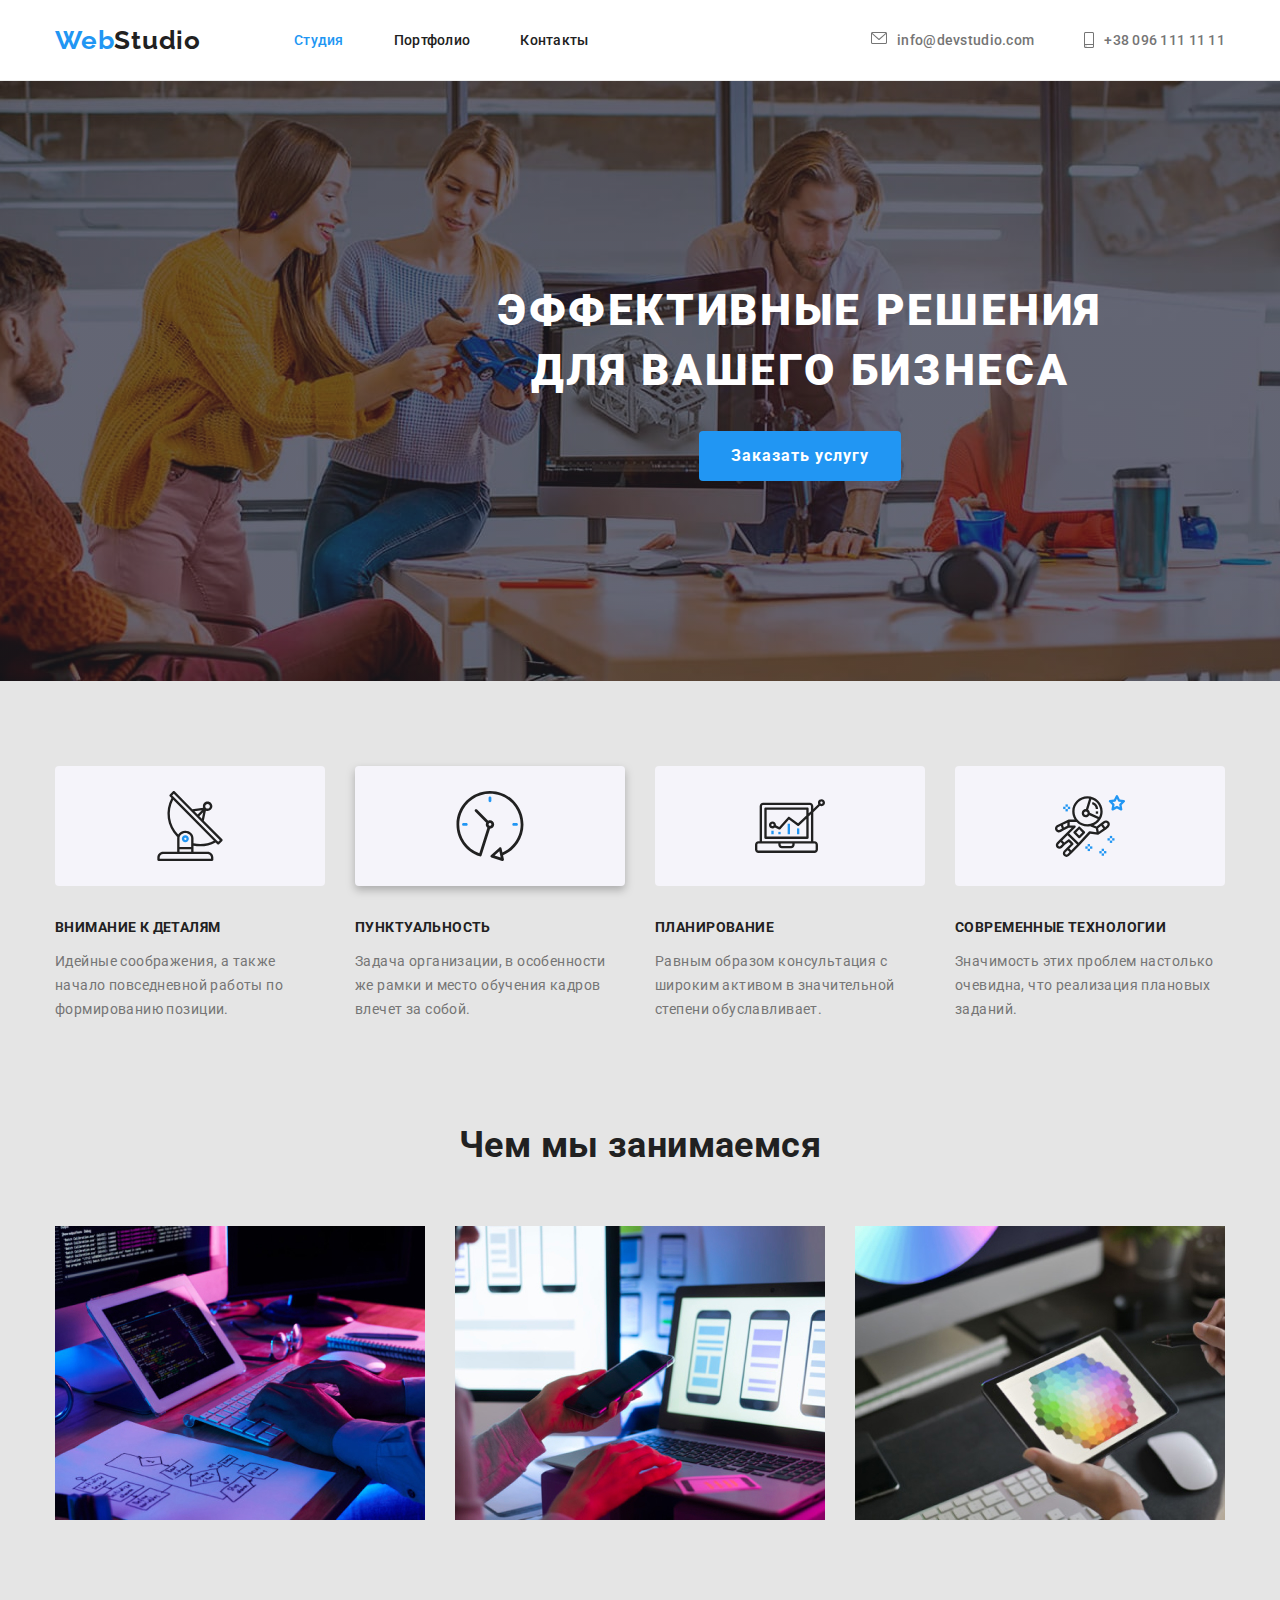
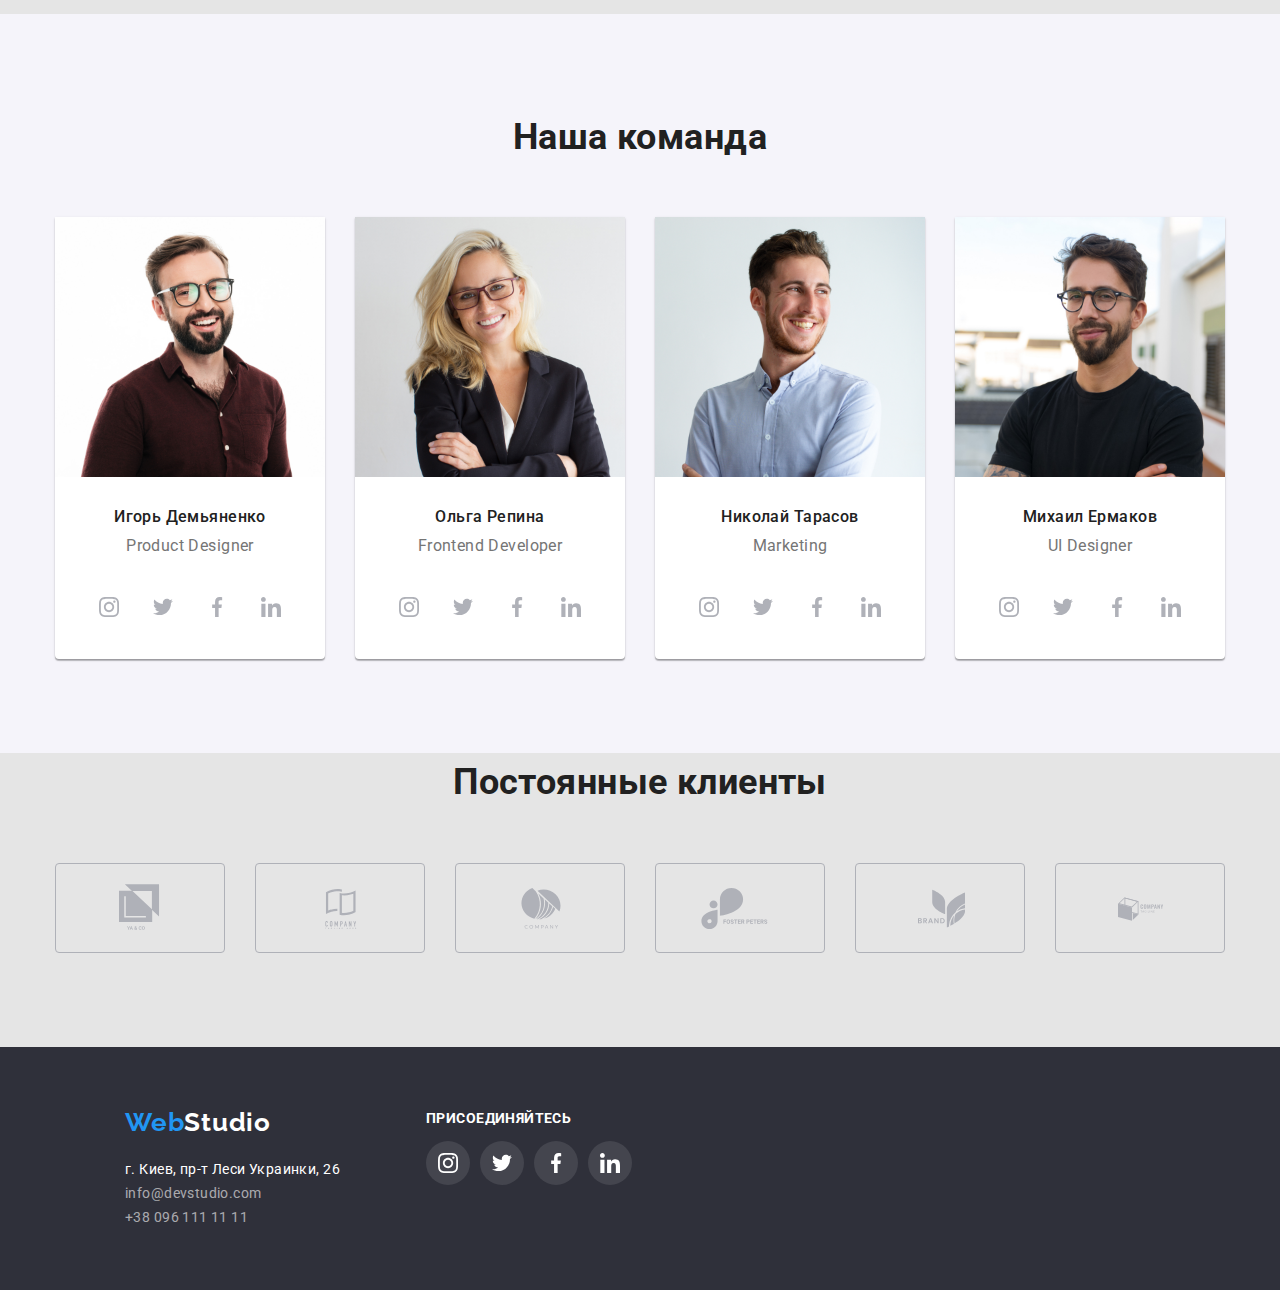
<file: index.html>
<!DOCTYPE html>
<html lang="ru">
    <head>
        <meta charset="UTF-8" />
        <meta name="viewport" content="width=device-width, initial-scale=1.0" />
        <title>WebStudio</title>
        <link href="https://fonts.googleapis.com/css2?family=Roboto:wght@400;500;700;900&display=swap" rel="stylesheet">
        <link rel="stylesheet" href="https://cdnjs.cloudflare.com/ajax/libs/modern-normalize/1.0.0/modern-normalize.css">
        <link rel="stylesheet" href="./css/styles.css">
      </head>

     <body>
        <header class="bg-color-white">
            <div class="container header-container">
                <a href="./index.html" class="logo logo-color-header heder-logo">
                    <span class="logo-color">Web</span>Studio
                </a>
                <nav class="navigation">
                    <ul class="list menu">
                            <li class="menu-item"> 
                                <a href="./index.html" class="link menu-link current">Студия</a>
                        </li>
                            <li class="menu-item"> 
                                <a href="./portfolio.html" class="link menu-link ">Портфолио</a>
                        </li>
                            <li class="menu-item"> 
                                <a href="" class="link menu-link">Контакты</a>
                        </li>
                    </ul>  
                </nav>
            
    
                    <ul class="list menu">
                        <li class="menu-item">
                            <a href="mailto:info@devstudio.com" class="link menu-link contacts mail">info@devstudio.com</a>
                        </li>
                        <li class="menu-item">
                            <a href="tel:+380961111111" class="link menu-link contacts tel">+38 096 111 11 11</a>
                        </li>
                     </ul>
            </div>
        </header>
    
    <main>
        
        <div>
        <section class="bg-color-dark">
            <div class="overlay">
                <div class="container hero-content">
                <h1 class="page-title">Эффективные решения для вашего бизнеса</h1>
                    <button class="btn btn-studia" type="button">
                            Заказать услугу
                    </button>
                </div>
            </div>
        </section>
    </div>
        

            
    
       <section class="section">
            <div class="container">
                <h2 class="visually-hidden">Наши преимущества</h2>
                <ul class="list benefits flexbox">
                    <li class="content-box image-1 bgimage">
                        <h3 class="section-title-caps">Внимание к деталям</h3>
                        <p>Идейные соображения, а также начало повседневной работы по формированию позиции.</p>
                    </li>
                    <li class="content-box image-2 bgimage">
                        <h3 class="section-title-caps">Пунктуальность</h3>
                        <p>Задача организации, в особенности же рамки и место обучения кадров влечет за собой.</p>
                    </li>
                    <li class="content-box image-3 bgimage">
                        <h3 class="section-title-caps">Планирование</h3>
                        <p>Равным образом консультация с широким активом в значительной степени обуславливает.</p>
                    </li>
                    <li class="content-box image-4 bgimage">
                        <h3 class="section-title-caps">Современные технологии</h3>
                        <p>Значимость этих проблем настолько очевидна, что реализация плановых заданий.</p>
                    </li>
                </ul>
           </div>
        </section>
    
        <section class="section">
            <div class="container">
                <h2 class="section-title">Чем мы занимаемся</h2>
                <ul class="list flexbox">
                    <li class="fleximg"><img src="./images/work_1.jpg" alt="разработка сайтов" width="370"></li>    
                    <li class="fleximg"><img src="./images/work_2.jpg" alt="разработка телефонных приложений" width="370"></li>
                    <li class="fleximg"><img src="./images/work_3.jpg" alt="дизайн" width="370"></li>
                </ul> 
            </div>
        </section>
    
        <section class="section bg-color-blu">
            <div class="container">
                <h2 class="section-title">Наша команда</h2>
                <ul class="list flexbox">
                    <li class="content-box command"><img src="./images/product_designer.jpg" alt="Игорь Демьяненко Product Designer" width="270"/>
                        <h3 class="section-title-mini workers-text">Игорь Демьяненко</h3>
                        <p lang="en" class="paragraf">Product Designer</p>
                        <ul class="list social-icons">
                            <li class="social-icons-item"><a class="social-icons-linc" href="">
                                 <svg class="social-icon-svg">
                                    <use href="./images/symbol-defs.svg#icon-instagram-1"></use>
                                 </svg>
                                </a>
                            </li>
                            <li class="social-icons-item"><a class="social-icons-linc" href="">
                                <svg class="social-icon-svg">
                                    <use href="./images/symbol-defs.svg#icon-twitter-1"></use>
                            
                                 </svg>
                                </a>
                            </li>
                            <li class=" social-icons-item"><a class="social-icons-linc" href="">
                                <svg class="social-icon-svg">
                                    <use href="./images/symbol-defs.svg#icon-facebook-1"></use>
                            
                                 </svg>
                                </a>
                            </li>
                            <li class="social-icons-item"><a class="social-icons-linc" href="">
                                <svg class="social-icon-svg">
                                    <use href="./images/symbol-defs.svg#icon-linkedin-1"></use>
                            
                                 </svg>
                                </a>
                            </li>
                        </ul>
            
                        
                    </li>
                    <li class="content-box command"><img src="./images/frontend_developer.jpg" alt="Ольга Репина Frontend Developer" width="270"/>
                        <h3 class="section-title-mini workers-text">Ольга Репина</h3>
                        <p lang="en" class="paragraf">Frontend Developer</p>
                        <ul class="list social-icons">
                            <li class="social-icons-item"><a class="social-icons-linc" href="">
                                 <svg class="social-icon-svg">
                                    <use href="./images/symbol-defs.svg#icon-instagram-1"></use>
                                 </svg>
                                </a>
                            </li>
                            <li class="social-icons-item"><a class="social-icons-linc" href="">
                                <svg class="social-icon-svg">
                                    <use href="./images/symbol-defs.svg#icon-twitter-1"></use>
                            
                                 </svg>
                                </a>
                            </li>
                            <li class=" social-icons-item"><a class="social-icons-linc" href="">
                                <svg class="social-icon-svg">
                                    <use href="./images/symbol-defs.svg#icon-facebook-1"></use>
                            
                                 </svg>
                                </a>
                            </li>
                            <li class="social-icons-item"><a class="social-icons-linc" href="">
                                <svg class="social-icon-svg">
                                    <use href="./images/symbol-defs.svg#icon-linkedin-1"></use>
                            
                                 </svg>
                                </a>
                            </li>
                        </ul>
                    </li>
                    <li class="content-box command"><img src="./images/marketing.jpg" alt="Николай Тарасов Marketing" width="270"/>
                        <h3 class="section-title-mini workers-text">Николай Тарасов</h3>
                        <p lang="en" class="paragraf">Marketing</p>
                        <ul class="list social-icons">
                            <li class="social-icons-item"><a class="social-icons-linc" href="">
                                 <svg class="social-icon-svg">
                                    <use href="./images/symbol-defs.svg#icon-instagram-1"></use>
                                 </svg>
                                </a>
                            </li>
                            <li class="social-icons-item"><a class="social-icons-linc" href="">
                                <svg class="social-icon-svg">
                                    <use href="./images/symbol-defs.svg#icon-twitter-1"></use>
                            
                                 </svg>
                                </a>
                            </li>
                            <li class=" social-icons-item"><a class="social-icons-linc" href="">
                                <svg class="social-icon-svg">
                                    <use href="./images/symbol-defs.svg#icon-facebook-1"></use>
                            
                                 </svg>
                                </a>
                            </li>
                            <li class="social-icons-item"><a class="social-icons-linc" href="">
                                <svg class="social-icon-svg">
                                    <use href="./images/symbol-defs.svg#icon-linkedin-1"></use>
                            
                                 </svg>
                                </a>
                            </li>
                        </ul>
                    </li>
                    <li class="content-box command"><img src="./images/uidesigner.jpg" alt="Михаил Ермаков UI Designer" width="270"/>
                        <h3 class="section-title-mini workers-text">Михаил Ермаков</h3>
                        <p lang="en" class="paragraf">UI Designer</p>
                        <ul class="list social-icons">
                            <li class="social-icons-item"><a class="social-icons-linc" href="">
                                 <svg class="social-icon-svg">
                                    <use href="./images/symbol-defs.svg#icon-instagram-1"></use>
                                 </svg>
                                </a>
                            </li>
                            <li class="social-icons-item"><a class="social-icons-linc" href="">
                                <svg class="social-icon-svg">
                                    <use href="./images/symbol-defs.svg#icon-twitter-1"></use>
                            
                                 </svg>
                                </a>
                            </li>
                            <li class="social-icons-item"><a class="social-icons-linc" href="">
                                <svg class="social-icon-svg">
                                    <use href="./images/symbol-defs.svg#icon-facebook-1"></use>
                            
                                 </svg>
                                </a>
                            </li>
                            <li class="social-icons-item"><a class="social-icons-linc" href="">
                                <svg class="social-icon-svg">
                                    <use href="./images/symbol-defs.svg#icon-linkedin-1"></use>
                            
                                 </svg>
                                </a>
                            </li>
                        </ul>
                    </li>  
                </ul>
            </div>
        </section>

        <section class="section">
            <div class="container">
                <h2 class="section-title">Постоянные клиенты</h2>
                <ul class="list flexbox">
                    <li class="flexsvg"> <a class="flexsvg-linc" href="">
                        <svg class="client-svg"  height= "49.22px" width="44.26px">
                            <use href="./images/symbol-defs.svg#icon-logo-1"></use>
                        </svg>
                    </a></li>    
                    <li class="flexsvg"> <a class="flexsvg-linc" href="">
                        <svg class="client-svg" height= "40px" width="52px">
                            <use href="./images/symbol-defs.svg#icon-logo-2"></use>
                        </svg>
                    </a></li>
                    <li class="flexsvg"> <a class="flexsvg-linc" href="">
                        <svg class="client-svg" height= "41px" width="42.6px">
                            <use href="images/symbol-defs.svg#icon-logo-3"></use>
                        </svg>
                    </a></li>
                    <li class="flexsvg"> <a class="flexsvg-linc" href="">
                        <svg class="client-svg" height= "42.02px" width="79.65px">
                            <use href="images/symbol-defs.svg#icon-logo-4"></use>
                        </svg>
                    </a></li>    
                    <li class="flexsvg"> <a class="flexsvg-linc" href="">
                        <svg class="client-svg" height= "59px" width="47px">
                            <use href="images/symbol-defs.svg#icon-logo-5"></use>
                        </svg>
                    </a></li>
                    <li class="flexsvg"> <a class="flexsvg-linc" href="">
                        <svg class="client-svg" height= "88.48px" width="45.44px">
                            <use href="images/symbol-defs.svg#icon-logo-6"></use>
                        </svg>
                    </a></li>
                </ul> 
            </div>
        </section>
    </main>

<footer class="bg-color-dark-footer">
    <div class="container footer-container bloc">
        <div class="footer-bloc addres-bloc">
        <a href="index.html#studia" class="logo logo-color-footer link-hf">
            <span class="logo-color">Web</span>Studio
        </a>
        <address>
            <ul class="list"> 
                <li><a href="https://goo.gl/maps/6ceKZBEV4WaBG7hH8" class="link footer-text address-color" target="blank" rel="noopener norefere">г. Киев, пр-т Леси Украинки, 26</a></li>
                <li><a href="mailto:info@devstudio.com" class="link footer-text mt-color">info@devstudio.com</a> <br></li>
                <li><a href="tel:+380961111111" class="link footer-text mt-color">+38 096 111 11 11</a></li>
            </ul>
        </address>
         </div>

         <div class="footer-bloc">
            <h2 class="section-title-caps social-network-title">Присоединяйтесь</h2>
            <ul class="list flexbox">
                <li class="social-icons-item"> <a class="social-icons-linc footer-svg-linc" href="">
                    <svg class="footer-svg-icon">
                        <use href="./images/symbol-defs.svg#icon-instagram-1"></use>
                    </svg>
                </a></li>  

                <li class="social-icons-item"> <a class="social-icons-linc footer-svg-linc" href="">
                        <svg class="footer-svg-icon">
                            <use href="./images/symbol-defs.svg#icon-twitter-1"></use>
                        </svg>
                </a></li>  

                <li class="social-icons-item"> <a class="social-icons-linc footer-svg-linc" href="">
                    <svg class="footer-svg-icon">
                        <use href="./images/symbol-defs.svg#icon-facebook-1"></use>
                    </svg>
                 </a></li>

                 <li class="social-icons-item"> <a class="social-icons-linc footer-svg-linc" href="">
                <svg class="footer-svg-icon">
                    <use href="./images/symbol-defs.svg#icon-linkedin-1"></use>
                </svg>
                 </a>
                </li>
            </ul>
        </div>
    </div> 
</footer>
  </body>
</html>
</file>
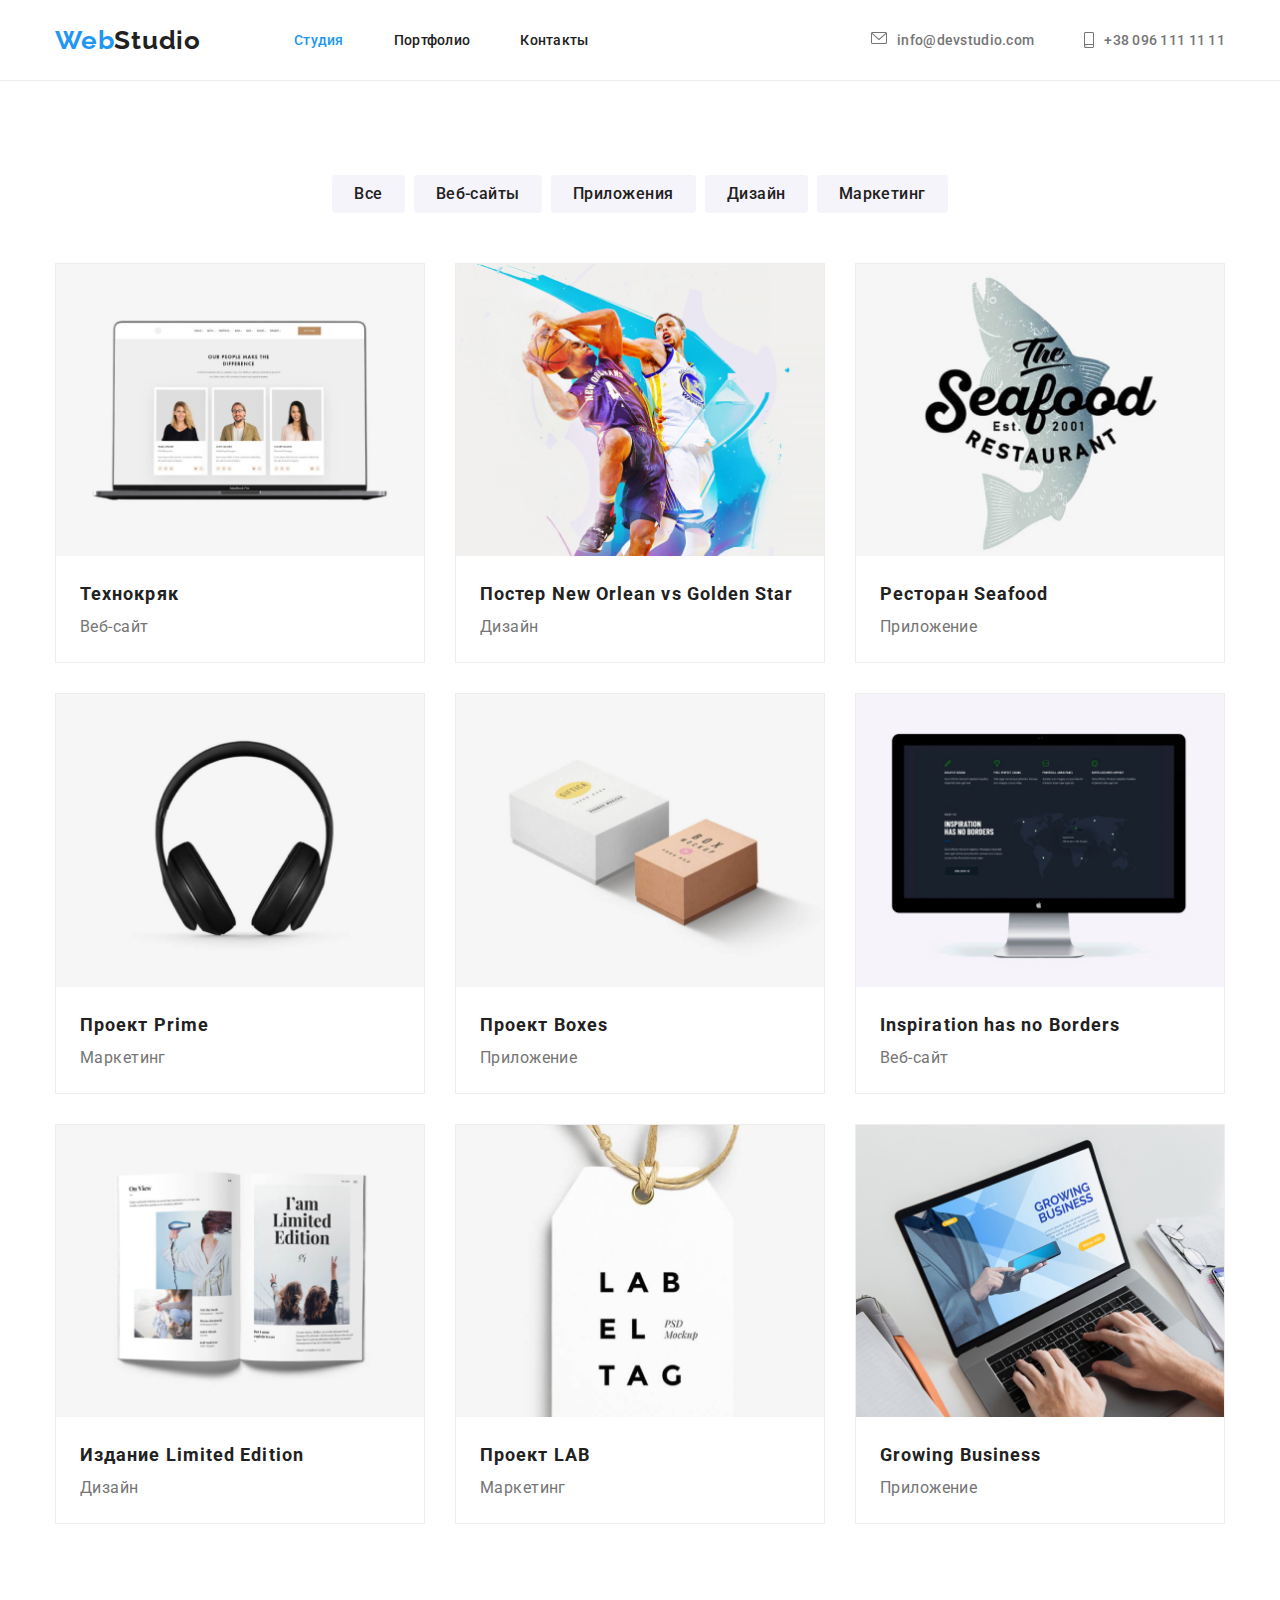
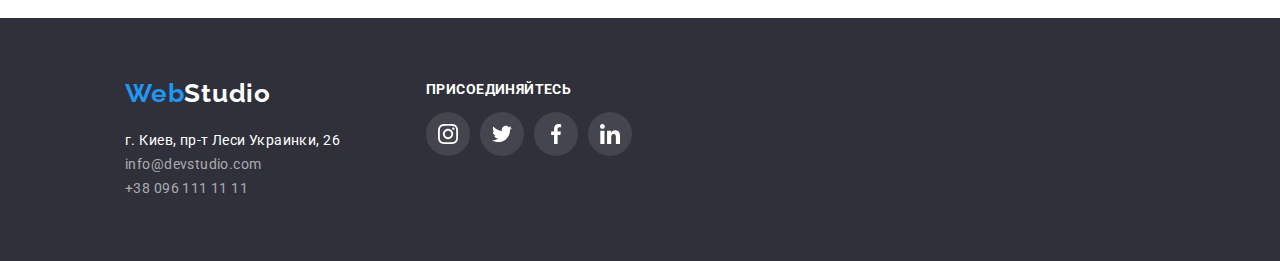
<file: portfolio.html>
<!DOCTYPE html>
<html lang="en">
<head>
    <meta charset="UTF-8">
    <meta name="viewport" content="width=device-width, initial-scale=1.0">
    <title>WebStudio</title>
    <link href="https://fonts.googleapis.com/css2?family=Roboto:wght@400;500;700;900&display=swap" rel="stylesheet">
    <link rel="stylesheet" href="https://cdnjs.cloudflare.com/ajax/libs/modern-normalize/1.0.0/modern-normalize.css">
    <link rel="stylesheet" href="./css/styles.css">
</head>
    
<body>
    
    <header class="bg-color-white">
        <div class="container header-container">
            <a href="./index.html" class="logo logo-color-header heder-logo">
                <span class="logo-color">Web</span>Studio
            </a>
            <nav class="navigation">
                <ul class="list menu">
                        <li class="menu-item"> 
                            <a href="./index.html" class="link menu-link current">Студия</a>
                    </li>
                        <li class="menu-item"> 
                            <a href="./portfolio.html" class="link menu-link ">Портфолио</a>
                    </li>
                        <li class="menu-item"> 
                            <a href="" class="link menu-link">Контакты</a>
                    </li>
                </ul>  
            </nav>
        

                <ul class="list menu">
                    <li class="menu-item">
                        <a href="mailto:info@devstudio.com" class="link menu-link contacts mail">info@devstudio.com</a>
                    </li>
                    <li class="menu-item">
                        <a href="tel:+380961111111" class="link menu-link contacts tel">+38 096 111 11 11</a>
                    </li>
                 </ul>
        </div>
    </header>
    
   <main >
       <div class="portfolio-container">
        <section>
                <div class="container">
                    <h1 class="visually-hidden section-title">Нашы проекты</h1>
                    <ul class="list menu-portfolio">
                        <li class="menu-portfolio-item"> <button class="btn btn-portfolio" type="button">Все</button> </li>
                        <li class="menu-portfolio-item"> <button class="btn btn-portfolio" type="button">Веб-сайты</button> </li>
                        <li class="menu-portfolio-item"> <button class="btn btn-portfolio" type="button">Приложения</button> </li>
                        <li class="menu-portfolio-item"> <button class="btn btn-portfolio" type="button">Дизайн</button> </li>
                        <li class="menu-portfolio-item"> <button class="btn btn-portfolio" type="button">Маркетинг</button> </li>
                    </ul>
                </div>
            </section>
        
            <section>
                <div class="container">
                    <h2 class="visually-hidden section-title">Ссылки на наши проекты</h2>
                    <ul class="list flexbox">
                        <li class="fleximg prt-box"><img src="./images/website.jpg" alt="создание веб сайта" width="370" height="294">
                            <h3 class="title-progect">Технокряк</h3>
                        <p class="paragraf-ptf">Веб-сайт</p>
                        </li>
            
                        <li class="fleximg prt-box"><img src="./images/design.jpg" alt="дизайн постера" width="370" height="294">
                            <h3 class="title-progect">Постер <span lang="en">New Orlean vs Golden Star</span></h3>
                        <p class="paragraf-ptf">Дизайн</p>
                        </li>
            
                        <li class="fleximg prt-box"><img src="./images/applications.jpg" alt="приложение для ресторана" width="370" height="294">
                            <h3 class="title-progect">Ресторан <span lang="en">Seafood</span></h3>
                        <p class="paragraf-ptf">Приложение</p>
                        </li>
            
                        <li class="fleximg prt-box"><img src="./images/project-prime.jpg" alt="маркетинговые проекты" width="370" height="294">
                            <h3 class="title-progect">Проект  <span lang="en">Prime</span></h3>
                        <p class="paragraf-ptf">Маркетинг</p>
                        </li>
            
                        <li class="fleximg prt-box"><img src="./images/project-boxes.jpg" alt="приложение коробка" width="370" height="294">
                            <h3 class="title-progect">Проект <span lang="en">Boxes</span></h3>
                        <p class="paragraf-ptf">Приложение</p>
                        </li>
            
                        <li class="fleximg prt-box"><img src="./images/Inspiration-has-no-Borders.jpg" alt="приложение для вдохновения" width="370" height="294">
                            <h3 lang="en" class="title-progect">Inspiration has no Borders</h3>
                        <p class="paragraf-ptf">Веб-сайт</p>
                        </li>
            
                        <li class="fleximg prt-box"><img src="./images/magazine-Limited-Edition.jpg" alt="дизайн журнала" width="370" height="294">
                            <h3 class="title-progect">Издание <span lang="en">Limited Edition</span></h3>
                        <p class="paragraf-ptf">Дизайн</p>
                        </li>
            
                        <li class="fleximg prt-box"><img src="./images/project-lab.jpg" alt="проект для магазинов" width="370" height="294">
                            <h3 class="title-progect">Проект <span lang="en">LAB</span> </h3>
                        <p class="paragraf-ptf">Маркетинг</p>
                        </li>
            
                        <li class="fleximg prt-box"><img src="./images/Growing-Business.jpg" alt="приложение для бизнеса" width="370" height="294">
                            <h3 lang="en" class="title-progect">Growing Business</h3>
                        <p class="paragraf-ptf">Приложение</p>
                        </li> 
                    </ul>
                    </div>
         </section>
        </div>

    </main>
    
    <footer class="bg-color-dark-footer">
        <div class="container footer-container bloc">
            <div class="footer-bloc addres-bloc">
            <a href="index.html#studia" class="logo logo-color-footer link-hf">
                <span class="logo-color">Web</span>Studio
            </a>
            <address>
                <ul class="list"> 
                    <li><a href="https://goo.gl/maps/6ceKZBEV4WaBG7hH8" class="link footer-text address-color" target="blank" rel="noopener norefere">г. Киев, пр-т Леси Украинки, 26</a></li>
                    <li><a href="mailto:info@devstudio.com" class="link footer-text mt-color">info@devstudio.com</a> <br></li>
                    <li><a href="tel:+380961111111" class="link footer-text mt-color">+38 096 111 11 11</a></li>
                </ul>
            </address>
             </div>
    
            <div class="footer-bloc">
                <h2 class="section-title-caps social-network-title">Присоединяйтесь</h2>
                <ul class="list flexbox">
                    <li class="social-icons-item"> <a class="social-icons-linc footer-svg-linc" href="">
                        <svg class="footer-svg-icon">
                            <use href="./images/symbol-defs.svg#icon-instagram-1"></use>
                        </svg>
                    </a></li>  
    
                    <li class="social-icons-item"> <a class="social-icons-linc footer-svg-linc" href="">
                            <svg class="footer-svg-icon">
                                <use href="./images/symbol-defs.svg#icon-twitter-1"></use>
                            </svg>
                    </a></li>  
    
                    <li class="social-icons-item"> <a class="social-icons-linc footer-svg-linc" href="">
                        <svg class="footer-svg-icon">
                            <use href="./images/symbol-defs.svg#icon-facebook-1"></use>
                        </svg>
                     </a></li>
    
                     <li class="social-icons-item"> <a class="social-icons-linc footer-svg-linc" href="">
                    <svg class="footer-svg-icon">
                        <use href="./images/symbol-defs.svg#icon-linkedin-1"></use>
                    </svg>
                     </a></li>
    
                </ul>
            </div>
    
        </div>
    
        
    </footer>
      </body>
    </html>
</file>
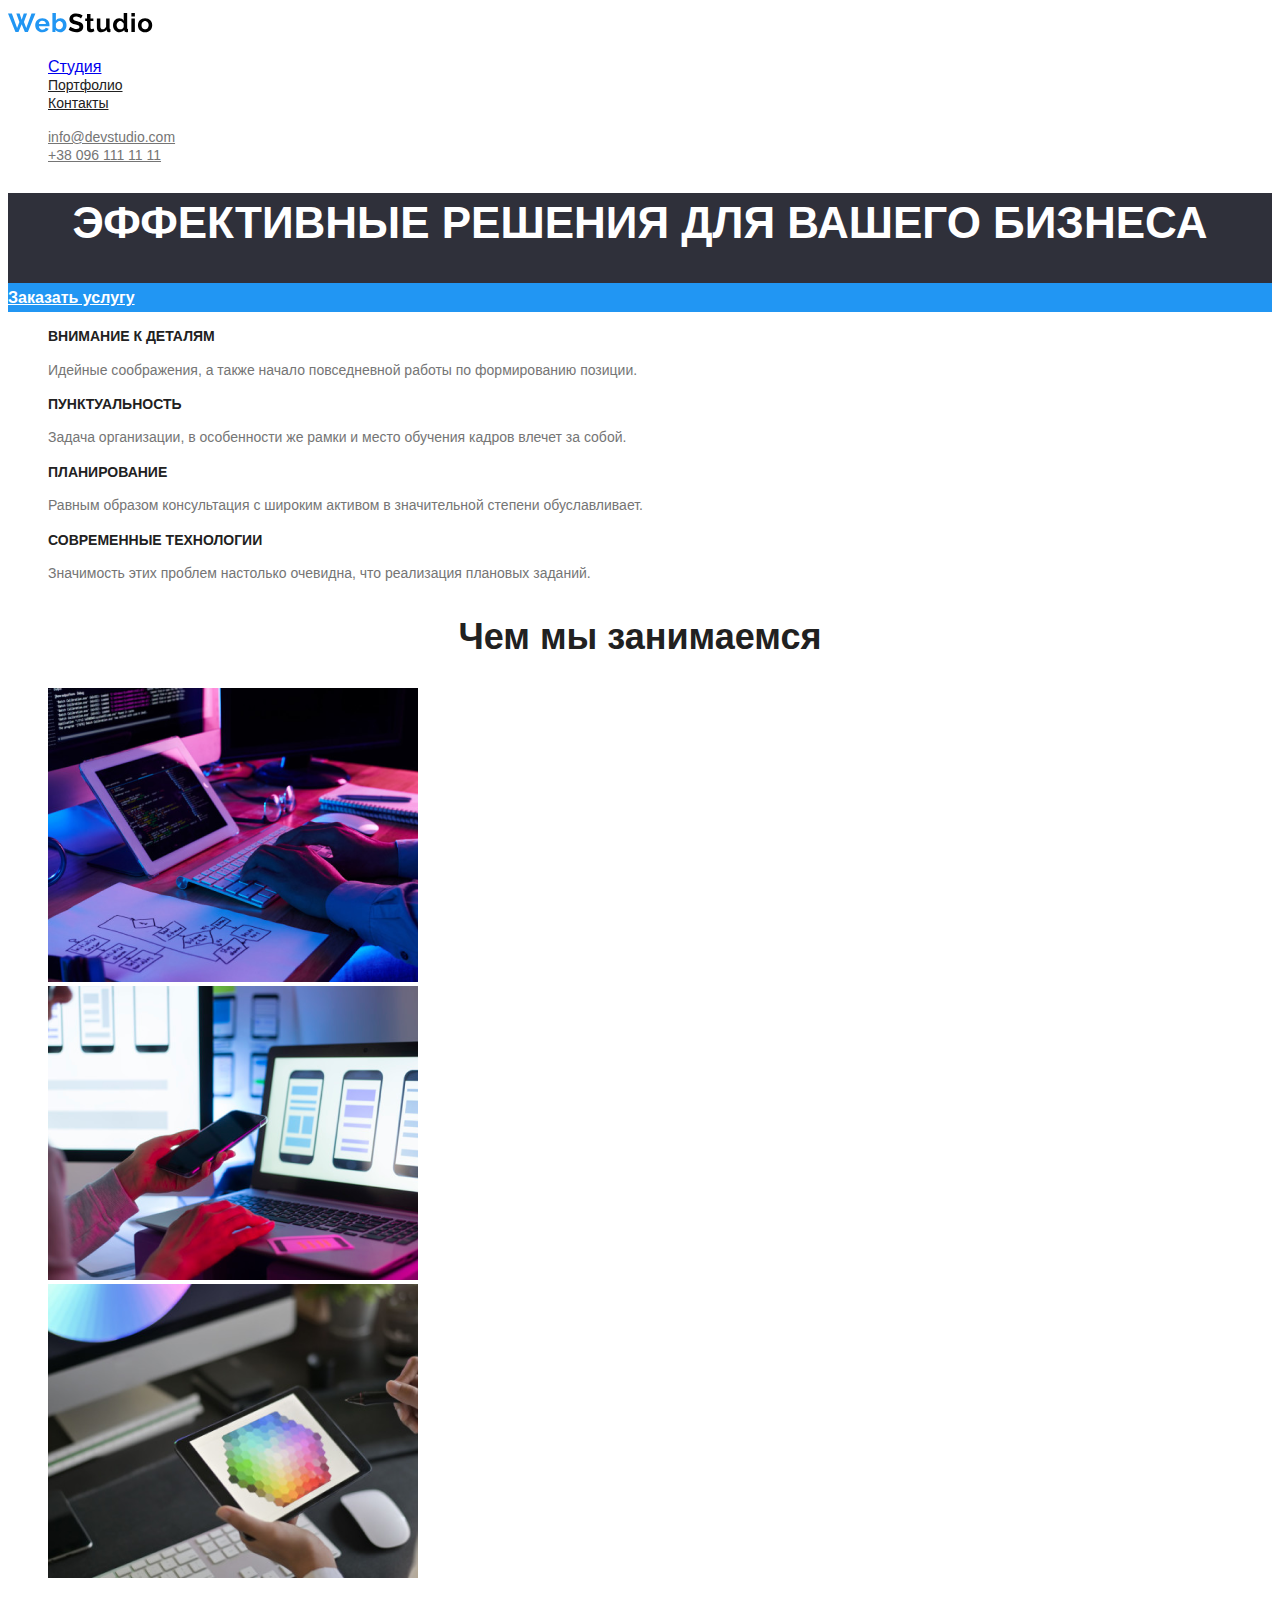
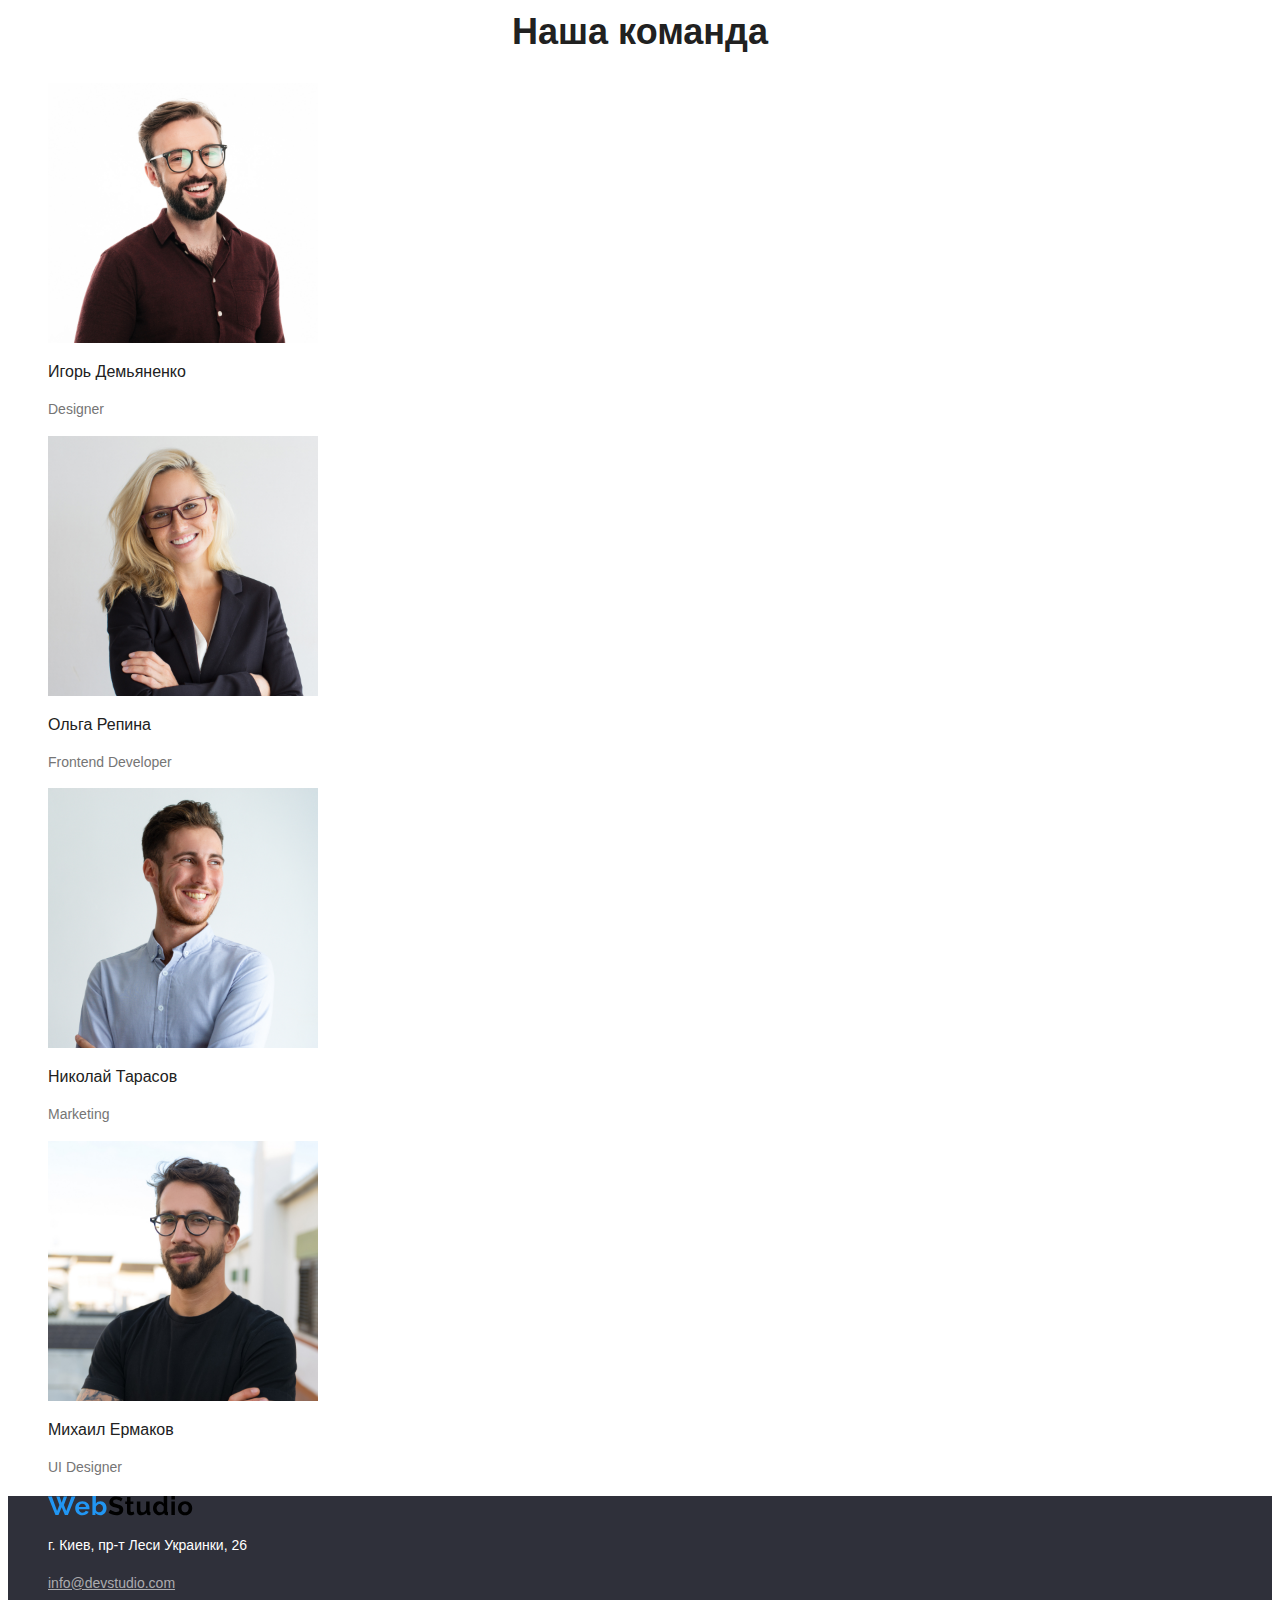
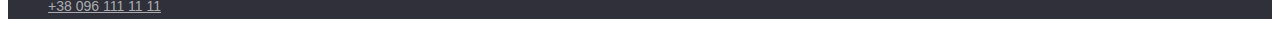
<file: images/WebStudio.html>
<!DOCTYPE html>
<!-- saved from url=(0056)https://anton0511.github.io/goit-markup-hw-02/index.html -->
<html lang="en"><head><meta http-equiv="Content-Type" content="text/html; charset=UTF-8">
    
    <meta name="viewport" content="width=device-width, initial-scale=1.0">
    <title>WebStudio</title>
    <link href="./WebStudio_files/css2" rel="stylesheet">
    <link href="./WebStudio_files/css2(1)" rel="stylesheet">
    <link rel="stylesheet" href="./WebStudio_files/styles.css">
</head>
<body class="page"><div id="ext-megabonus-main-content"><div class="ext-megabonus__container"><div class="ext-megabonus__container-content"><div id="notice-wrapper" class=""></div></div></div></div>
    <header class="page-header">
        <nav>
        <a href="https://anton0511.github.io/index.html" class="logo">
            <img src="./WebStudio_files/WebStudio.svg" alt="icon">
         </a>

         <ul class="site-nav list">
            <li> <a href="https://anton0511.github.io/goit-markup-hw-02/index.html" class="link.current">Студия</a></li>
            <li> <a href="https://anton0511.github.io/goit-markup-hw-02/portfolio.html" class="link">Портфолио</a></li>
            <li> <a href="https://anton0511.github.io/goit-markup-hw-02/index.html" class="link">Контакты</a></li>
         </ul>

         <ul class="auth-nav list">
            <li> <a href="mailto:info@devstudio.com" class="nav-info">info@devstudio.com</a></li>
            <li> <a href="tel:+380961111111" class="nav-info">+38 096 111 11 11</a></li>
         </ul>
        </nav> 
    </header>

<main>
    <div>
        <section class="hero">
            <h1 class="hero-title">Эффективные решения  для вашего бизнеса</h1>
            <a href="https://anton0511.github.io/goit-markup-hw-02/index.html" class="button">Заказать услугу</a>
        </section>
    </div>
 
   <section class="our-section">
        <ul class="about-our list">
            <li>
                <h2 class="about-our-title">Внимание к деталям</h2>
                <p class="about-our-text">Идейные соображения, а также начало повседневной работы по формированию позиции.</p>
            </li>
            <li>
                <h2 class="about-our-title">Пунктуальность</h2>
                <p class="about-our-text">Задача организации, в особенности же рамки и место обучения кадров влечет за собой.</p>
            </li>
            <li>
                <h2 class="about-our-title">Планирование</h2>
                <p class="about-our-text">Равным образом консультация с широким активом в значительной степени обуславливает.</p>
            </li>
            <li>
                <h2 class="about-our-title">Современные технологии</h2>
                <p class="about-our-text">Значимость этих проблем настолько очевидна, что реализация плановых заданий.</p>
            </li>
        </ul>
    </section>  

    <section class="our-section">
        <h2 class="work">Чем мы занимаемся</h2>
        <ul class="our-work list">
            <li>
               <img src="./WebStudio_files/photo1.png" alt="work" width="370"> 
            </li>
            <li>
                <img src="./WebStudio_files/photo2.png" alt="work" width="370"> 
            </li>
            <li>
                <img src="./WebStudio_files/photo3.png" alt="work" width="370">  
            </li>
        </ul>
    </section>
     
    <section>
        <h2 class="team">Наша команда</h2>
        <ul class="our-team list">
            <li>
                    <img src="./WebStudio_files/IgorD.jpg" alt="Сотрудник" width="270">
                       <h3 class="teamated">Игорь Демьяненко</h3> 
                        <p class="about-our-text">Designer</p> 
             </li>
            <li>
                <img src="./WebStudio_files/Olga.jpg" alt="Сотрудник" width="270">
                    <h3 class="teamated">Ольга Репина</h3>
                    <p class="about-our-text">Frontend Developer</p> 
            </li>
            <li>
                <img src="./WebStudio_files/Nikolay.jpg" alt="Сотрудник" width="270">
                    <h3 class="teamated">Николай Тарасов</h3>
                    <p class="about-our-text">Marketing</p> 
            </li>
            <li>
                <img src="./WebStudio_files/Mihail.jpg" alt="Сотрудник" width="270">
                    <h3 class="teamated">Михаил Ермаков</h3>
                    <p class="about-our-text">UI Designer</p> 
            </li>
        </ul>
    </section>
</main>

    <footer class="footer">
        <ul class="our-contacts list">
            <li>
                <img src="./WebStudio_files/WebStudio.svg" alt="logo" class="logo">
            </li>
            <li>
               <p class="adress">г. Киев, пр-т Леси Украинки, 26</p>  
            </li>
            <li>
                <a href="mailto:info@devstudio.com" class="contacts-mt">info@devstudio.com</a>
            </li>
            <li>
                <a href="tel:+380961111111" class="contacts-mt">+38 096 111 11 11</a>
            </li>
        </ul>
    </footer>


<app-content ng-version="10.1.5"></app-content></body></html>
</file>
<file: css/styles.css>
@font-face {
    font-family: 'Raleway';
    font-style: normal;
    font-weight: 700;
    src: url('../fonts/raleway-v18-latin_cyrillic-700.eot'); 
    src: local(''),
         url('../fonts/raleway/raleway-v18-latin_cyrillic-700.eot?#iefix') format('embedded-opentype'), 
         url('../fonts/raleway/raleway-v18-latin_cyrillic-700.woff2') format('woff2'),
         url('../fonts/raleway/raleway-v18-latin_cyrillic-700.woff') format('woff'), 
         url('../fonts/raleway/raleway-v18-latin_cyrillic-700.ttf') format('truetype'),
         url('../fonts/raleway/raleway-v18-latin_cyrillic-700.svg#Raleway') format('svg');
  }

  html {
    box-sizing: border-box;
  }
  
  
  *,
  *::before,
  *::after {
    box-sizing: inherit;
  }
  
:root {
    --primari-text-color: #757575;
    --title-text-color: #212121;
    --accent-color: #2196F3;
    --title-page-color: #FFFFFF;
    --bg-color: #E5E5E5;
    --bg-dark-color: #2F303A;
    --bg-color-blu: #F5F4FA;
}


body {
    font-family: "Roboto", sans-serif;
    font-weight: 400;
    font-size: 14px;
    line-height: 1.71;
    letter-spacing: 0.03em;
    color: var(--primari-text-color);
    background-color: var(--bg-color); 
}

.container {
    width: 1200px;
    padding-left: 15px;
    padding-right: 15px;
    margin-right: auto;
    margin-left: auto;
}

img {
    display: block;
    max-width: 100%;
    height: auto;
  }

h1, 
h2, 
h3, 
p {
    margin: 0;
    padding: 0;
}

.list {
    list-style: none;
    margin: 0;
    padding: 0;
}

/* стилі для всіх ссилок */
.link,
.link-hf,
.heder-logo {
    color: inherit;
    text-decoration: none;
}

.link-hf {
    display: inline-block;
    margin-bottom: 20px;
}

.link:hover,
.link:focus { 
    color: var(--accent-color);
}
 

 /* стилі для кнопок */
 .btn {
    display: inline-block;
    font-family: inherit;
    font-size: 16px;
    text-align: center;
    border-radius: 4px;
 }

 .btn-studia {
        display: flex;
        margin: auto;
        font-weight: 700;
        line-height:1.87;
        align-items: center;
        letter-spacing: 0.06em;
        color: var(--title-page-color);
        background-color: var(--accent-color);
        border: none;
        padding: 10px 32px;
        min-width: 200px;

 }

 .btn-portfolio {
    font-weight: 500;
    line-height:1.62;
    letter-spacing: 0.03em;
    color: var(--title-text-color);
    background-color:#F5F4FA;
    border: none;
    padding: 6px 22px;
 }
.btn-portfolio:hover,
.btn-portfolio:focus {
    background-color: var(--accent-color);
    color: var(--title-page-color);
}

 /* стилі для лого*/
 .logo {
    font-family: "Raleway", sans-serif;
    font-weight: 700;
    font-size: 26px;
    line-height: 1.192;
    letter-spacing: 0.03em;
}
.logo-color {
    color: var(--accent-color);
}

.logo-color-header {
    color: var(--title-text-color);
}

.logo-color-footer {
    color: var(--title-page-color);
}


 /* стилі для меню */
.menu-link,
.contacts {
    display: block;
    padding-top: 32px;
    padding-bottom: 32px;

    font-weight: 500;
    font-size: 14px;
    line-height: 1.142;
    letter-spacing: 0.02em;
    color: var(--title-text-color);
}


.mail,
.tel {
    display: inline-flex;
    
}

.mail::before {
    width: 16px;
    height: 12px;
    margin-right: 10px;
    content: "";
    background-size: contain;
    align-items: center;
    background-repeat: no-repeat;
    background-image: url(../images/envelope.svg);
}


.tel::before {
    width: 10px;
    height: 16px;
    margin-right: 10px;
    content: "";
    background-size: contain;
    align-items: center;
    background-repeat: no-repeat;
    background-image: url(../images/smartphone.svg);
}

.current {
    color: var(--accent-color);
}

.contacts {
    color: var(--primari-text-color);

}

/* стилі для всіх заголовків  */
.section-title {
    color: var(--title-text-color);
    font-weight: 700;
    font-size: 36px;
    line-height: 1.66;
    text-align: center;
    margin-bottom: 50px;

}



.section-title-mini {
    font-size: 16px;
    line-height: 1.187;
    font-weight: 500;
    text-align: center;
    color: var(--title-text-color);
    
}


.section-title-caps {
    font-weight: 700;
    font-size: 14px;
    line-height: 1.14x;
    text-transform: uppercase;
    color: var(--title-text-color);

    margin-bottom: 10px;
    
}

.social-network-title {
    color: var(--title-page-color);
}


 .page-title {
    color: var(--title-page-color);
    font-size: 44px;
    font-weight: 900;
    line-height: 1.36;
    letter-spacing: 0.06em;
    text-align: center;
    text-transform: uppercase;   

    margin-bottom: 30px;
    margin-top: auto;
 }

 .title-progect {
    font-weight: 700;
    font-size: 18px;
    line-height: 2;
    letter-spacing: 0.06em;
    color: var(--title-text-color);

    margin-left: 24px;
    margin-right: 24px;
    margin-top: 20px;

}

/* стилі для тексту */
.paragraf {
    font-size: 16px;
    line-height: 1.187;
    text-align: center;
    margin-bottom: 30px;
}

.paragraf-ptf {
    font-size: 16px;
    line-height: 1.87;
    margin-left: 24px;
    margin-right: 24px;
    margin-bottom: 20px;
}

.footer-text {
    font-weight: 400;
    font-size: 14px;
    line-height: 1.71;
    margin-top: 0;
    margin-bottom: 9px;
    bottom: 0;
    }

.address-color {
    color: var(--title-page-color);
}

.mt-color {
    color: rgba(255, 255, 255, 0.6);
}

address {
    font-style: normal;
}


/* стилі для фону */
.bg-color-dark,
.bg-color-dark-footer{
    background-color: var(--bg-dark-color); 
}
.bg-color-dark {
    min-height: 600px;
    
    
}

.footer-container {
    padding-bottom: 60px;
    padding-top: 60px;
}

.bg-color-white {
    background: var(--title-page-color);
    border-bottom: 1px solid #ECECEC;
    min-height: 80px;

}

.bg-color-blu {
    background: var(--bg-color-blu);
    padding-top: 94px;

}




/* геометрія сторінки */
.menu {
    display: flex;


}

.menu-item:not(:last-child) {
    margin-right: 50px;
}

.header-container {
    display: flex;
    align-items: center;
    
    
}

.heder-logo {
    display: inline-block;
    margin-right: 93px;
    align-items: center;

}

.navigation {
    margin-right: auto;
}

.hero-content {
    display: inline-block;
    width: 696px;
    margin-left: 452px;
    margin-right: 452px;
    margin-top: 200px;
}

.nav {margin-bottom: 9px;}

.section {
    padding-bottom: 94px;
}
 /* флексбокси у решти контейнерыв */
.flexbox {
    display: flex;
    flex-wrap: wrap;
     
}

.content-box {
    flex-basis: 270px;
    margin-right: 30px;
    margin-bottom: 30px;
}

.content-box:nth-child(4n){
    margin-right: 0;
}

.content-box:nth-last-child(-n + 4) {
    margin-bottom: 0;
  }


.benefits {
    padding-top: 85px;
}

.flexsvg {
    width: 170px;
    height: 90px;
    border: 1px solid #AFB1B8;
    border-radius: 4px;
  
}

.flexsvg:not(:last-child) {
    margin-right: 30px;
}

.flexsvg-linc {
    display: flex;
    justify-content: center;
    align-items: center;
    height: 90px;
    width: 170px;
    background-color: inherit;
}


.client-svg {
    fill: #AFB1B8;
}

.flexsvg-linc:hover .client-svg,
.flexsvg-linc:focus .client-svg {
   fill: var(--accent-color);
}


/* стилы для блокыв з картинками */

.fleximg {
    flex-basis: 370px;
    margin-right: 30px;
    margin-bottom: 30px;
}


.fleximg:nth-child(3n){
    margin-right: 0;
}

.fleximg:nth-last-child(-n + 3) {
    margin-bottom: 0;
  }

.prt-box {
    border: 1px solid rgba(238,238,238,1);
}

.prt-box:hover,
.prt-box:focus {
    box-shadow: 0px 1px 1px rgba(0, 0, 0, 0.12), 
    0px 4px 4px rgba(0, 0, 0, 0.06), 
    1px 4px 6px rgba(0, 0, 0, 0.16);
}


.command{
    background: #FFFFFF;
    box-shadow: 0px 1px 3px rgba(0, 0, 0, 0.12), 
    0px 1px 1px rgba(0, 0, 0, 0.14), 
    0px 2px 1px rgba(0, 0, 0, 0.2);
    border-radius: 0px 0px 4px 4px;
}

/* приховує елементи */
.visually-hidden {
    position: absolute !important;
    clip: rect(1px 1px 1px 1px);
    clip: rect(1px, 1px, 1px, 1px);
    padding: 0 !important;
    border: 0 !important;
    height: 1px !important;
    width: 1px !important;
    overflow: hidden;
  }
  
  .workers-text {
      margin-top: 30px;
      margin-bottom: 10px;
  }

  /* флекси портфоліо */
.menu-portfolio {
    display: flex;
    align-items: center;
    justify-content: center;
    margin-bottom: 50px;
}

.menu-portfolio-item:not(:last-child) {
    padding-right: 9px;
}

.portfolio-container {
    padding-top: 94px;
    padding-bottom: 94px;
    background-color: var(--title-page-color);
}

/*додаэмо svg */
.overlay {
    height: 600px;
    max-width: 1600px;
    margin-left: auto;
    margin-right: auto;
    background-image: linear-gradient(
    to right,    
    rgba(47, 48, 58, 0.4),
    rgba(47, 48, 58, 0.4)),
    url(../images/header-img-min.jpg);
    background-repeat: no-repeat;
    background-position: center;
    background-size: cover;
}


.bgimage::before {
    display: block;
    height: 120px;
    width: 270px;
    margin-bottom: 30px;
    content: "";
    background-color: var(--bg-color-blu);
    background-position: center;
    background-repeat: no-repeat;
    border-radius: 4px;

}

.image-1::before {
background-image: url(../images/antenna-1.svg);
}

.image-2::before {
    background-image: url(../images/clock-1.svg);
    filter: drop-shadow(0px 4px 4px rgba(0, 0, 0, 0.25));
}

.image-3::before {
    background-image: url(../images/diagram-1.svg);
}

.image-4::before {
    background-image: url(../images/astronaut.svg);
}



/* соціфльнф мережі оформлення */
.social-icons {
    display: flex;
    margin-left: 32px;
    margin-right: 32px;
    margin-bottom: 30px;
    margin-top: 16px;
}



.social-icons-item:not(:last-child) {
    margin-right: 10px;
}

.social-icons-linc {
    display: flex;
    justify-content: center;
    align-items: center;
    height: 44px;
    width: 44px;
    background-color: inherit;
    border-radius: 50%;
}

.social-icon-svg {
     width: 20px;
     height: 20px;
     fill: #AFB1B8;
}

.social-icons-linc:hover .social-icon-svg,
.social-icons-linc:focus .social-icon-svg {
   fill: var(--title-page-color);
}

.social-icons-linc:hover,
.social-icons-linc:focus {
    background-color: var(--accent-color);
}

.footer-bloc {
    min-width: 206px;
    margin-left: 70px;
}

.bloc {
    display: flex;
    justify-content:start;
}

.addres-bloc{
    min-width: 231px;
    
    
}

.footer-social {
    width: 170px;
    height: 90px;
     
}

.footer-svg-linc {
    background-color: rgba(255, 255, 255, 0.1);
}

.footer-svg-icon {
     width: 20px;
     height: 20px;
     fill: var(--title-page-color);
}
</file>
<file: images/WebStudio_files/styles.css>
.page {
    background: #FFFFFF;
    color: #212121;
    font-family: 'Roboto', sans-serif;
}

.list {
    list-style: none;
}

.logo {
    font-family: Raleway;
    font-weight: bold;      
    font-size: 26px;
    line-height: 1.3;
}

.site-nav .link {
    color: #212121;
    font-weight: 500;
    font-size: 14px;
    line-height: 1.15;
}

.site-nav .link:hover, .site-nav .link:focus {
    color: #2196F3; 
}

.site-nav .link.current {
    color: #2196F3;
}

.nav-info {
    color:#757575;
    font-weight: 500;
    font-size: 14px;
    line-height: 1.15;
}

.nav-info:hover, .nav-info:focus {
    color: #2196F3; 
}

.our-section {
    color: #212121;  
}

.hero {
    background: #2F303A;
}

.hero-title {
    color: #FFFFFF;
    font-weight: 900;
    font-size: 44px;
    line-height: 1.36;
    text-align: center;
    text-transform: uppercase;
}

.about-our-title {
    color: #212121;
    font-weight: bold;
    font-size: 14px;
    line-height: 1.15;
    text-transform: uppercase;
}

.about-our-text {
    color:#757575;
    font-size: 14px;
    line-height: 1.7;
}

.work {
    color: #212121;
    font-weight: bold;
    font-size: 36px;
    line-height: 1.16;
    text-align: center;
}

.team   {
    color: #212121;
    font-weight: bold;
    font-size: 36px;
    line-height: 1.16;
    text-align: center; 
}

.teamated {
    color: #212121;
    font-weight: 500;
    font-size: 16px;
    line-height: 1.18;
}



.footer {
    background: #2F303A; 
}

.adress {
    color: #FFFFFF;
    font-size: 14px;
    line-height: 1.7;
}

.contacts-mt {
    color: rgba(255, 255, 255, 0.6);
    font-size: 14px;
    line-height: 1.7;
}

.button {
    color: #FFFFFF;
    background: #2196F3;
    font-weight: bold;
    font-size: 16px;
    line-height: 1.87;
    display: flex;
    align-items: center;
    text-align: center;
}

.button-primary {
    color: #212121;
    background: #F5F4FA;
    font-family: inherit;
    font-weight: 500;
    font-size: 16px;
    line-height: 1.6;
    letter-spacing: 0.03em;
}

.button-primary:hover, .button-primary:focus {
    color: #FFFFFF;
    background: #2196F3;
}

.exemples-title {
    color: #212121;
    font-weight: bold;
    font-size: 18px;
    line-height: 2;
}


/*основной цвет color: #212121; 
 /* второстепенный цвет color: #757575;
 /* третий цвет  color: #FFFFFF;
 /* цвет ссылки color: #2196F3;
 /* для адреса в низу color: rgba(255, 255, 255, 0.6);

 /* шапка background: #FFFFFF;
 /* вторая секция и футер background: #2F303A;
 /*  основа под второй секцией и на портфолио background: #FFFFFF;
 /* цвет нашей команды background: #F5F4FA;
</file>
